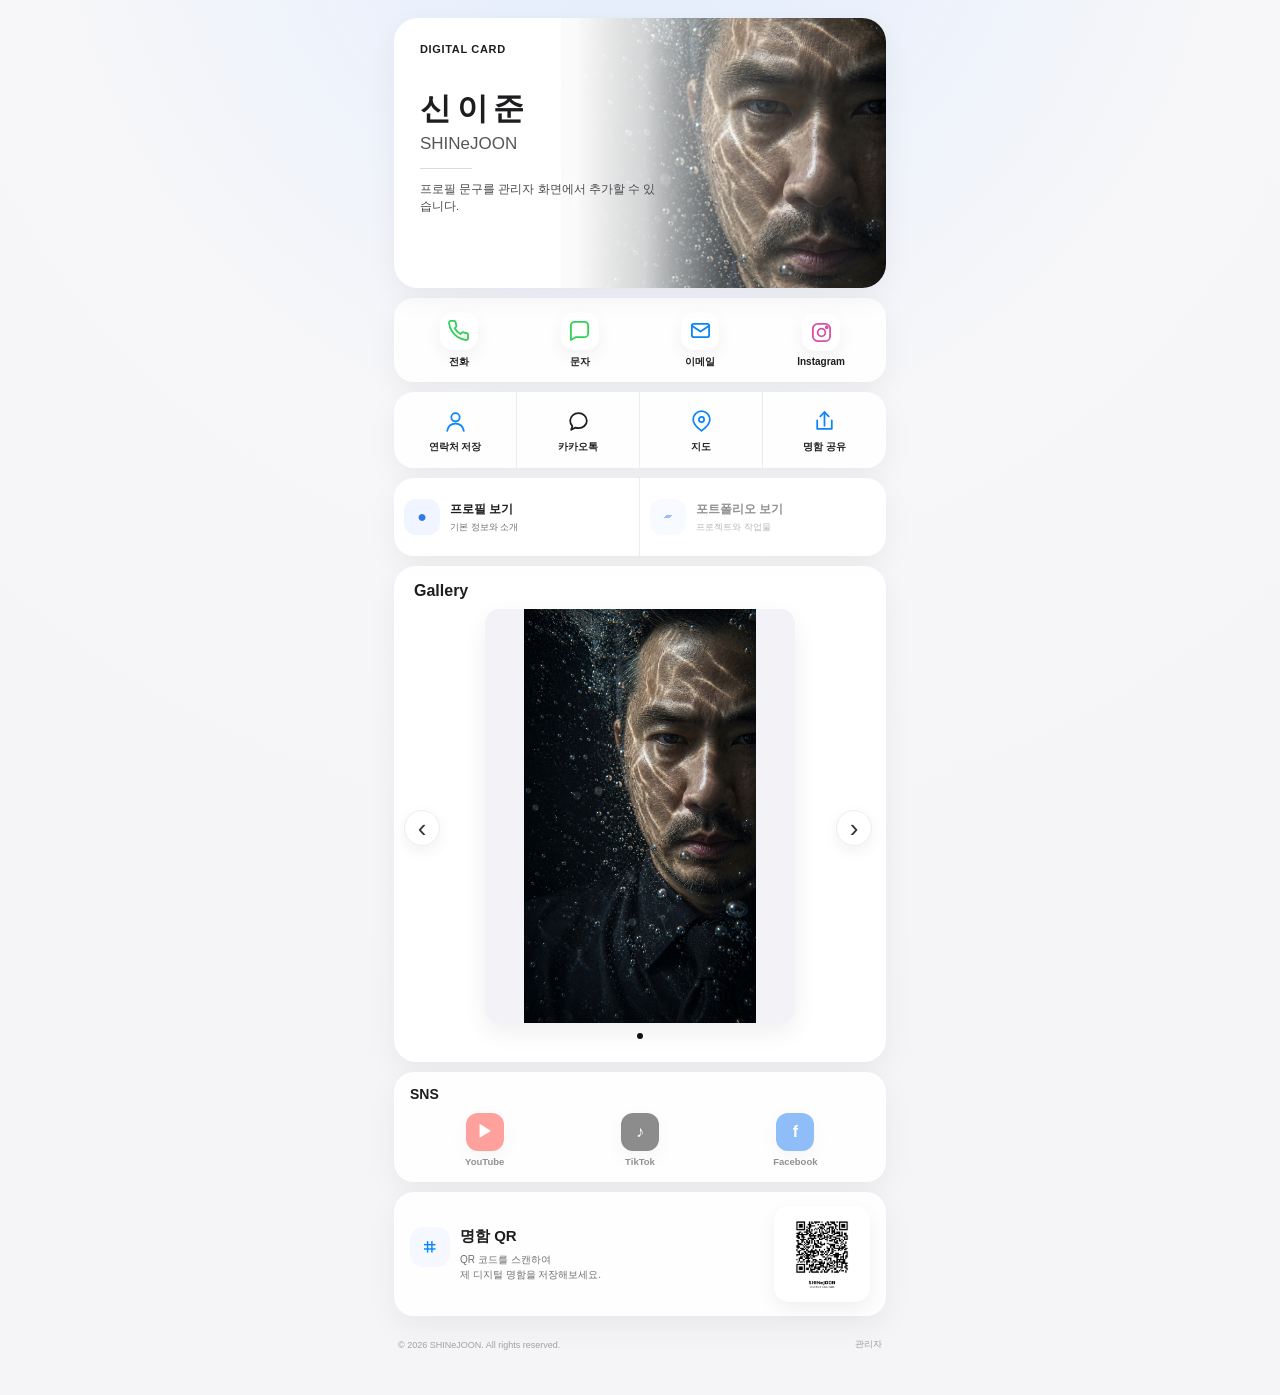
<file: index.html>
<!doctype html>
<html lang="ko">
<head>
  <meta charset="utf-8" />
  <meta name="viewport" content="width=device-width,initial-scale=1,viewport-fit=cover" />
  <meta name="theme-color" content="#f5f5f7" />

<meta name="apple-mobile-web-app-capable" content="yes" />
<meta name="apple-mobile-web-app-status-bar-style" content="default" />
<meta name="apple-mobile-web-app-title" content="JOON’s BC" />

<link rel="manifest" href="manifest.webmanifest" />
<link rel="apple-touch-icon" href="apple-touch-icon.PNG" />

<title>JOON’s BUSINESS CARD</title>
<link rel="stylesheet" href="style.css?v=5" />
</head>

<body>
  <main class="shell">

    <section class="hero-card" id="heroCard">
  <img
    id="profileImage"
    class="hero-image"
    src="profile.jpeg"
    alt="신이준 프로필 사진"
  />

  <video
    id="heroVideo"
    class="hero-video"
    muted
    playsinline
    loop
    preload="metadata"
  ></video>

  <div class="hero-wash" id="heroWash"></div>

  <div class="hero-copy" id="heroCopy">
    <p class="hero-label">DIGITAL CARD</p>
    <h1 id="displayName">신이준</h1>
    <p id="displaySubName" class="subname">SHINeJOON</p>
    <div class="hero-line"></div>
    <p id="displayBio" class="bio">
      프로필 문구를 관리자 화면에서 추가할 수 있습니다.
    </p>
  </div>
</section>

    <section class="quick-grid" aria-label="빠른 연락">
      <a class="quick" href="tel:01052227428">
        <span class="quick-icon">
          <svg viewBox="0 0 24 24" aria-hidden="true">
            <path d="M22 16.92v3a2 2 0 0 1-2.18 2 19.79 19.79 0 0 1-8.63-3.07 19.5 19.5 0 0 1-6-6 19.79 19.79 0 0 1-3.07-8.67A2 2 0 0 1 4.11 2h3a2 2 0 0 1 2 1.72c.12.9.33 1.78.62 2.63a2 2 0 0 1-.45 2.11L8 9.73a16 16 0 0 0 6 6l1.27-1.27a2 2 0 0 1 2.11-.45c.85.29 1.73.5 2.63.62A2 2 0 0 1 22 16.92z"/>
          </svg>
        </span>
        <b>전화</b>
      </a>

      <a class="quick" href="sms:01052227428">
        <span class="quick-icon">
          <svg viewBox="0 0 24 24" aria-hidden="true">
            <path d="M21 15a4 4 0 0 1-4 4H8l-5 3V7a4 4 0 0 1 4-4h10a4 4 0 0 1 4 4z"/>
          </svg>
        </span>
        <b>문자</b>
      </a>

      <a class="quick" href="mailto:samuraiscene@gmail.com">
        <span class="quick-icon">
          <svg viewBox="0 0 24 24" aria-hidden="true">
            <rect x="3" y="5" width="18" height="14" rx="2"/>
            <path d="M3 7l9 6 9-6"/>
          </svg>
        </span>
        <b>이메일</b>
      </a>

      <a
        class="quick"
        target="_blank"
        rel="noopener"
        href="https://www.instagram.com/shine_joon"
      >
        <span class="quick-icon instagram">
          <svg viewBox="0 0 24 24" aria-hidden="true">
            <rect x="3" y="3" width="18" height="18" rx="5"/>
            <circle cx="12" cy="12" r="4"/>
            <circle cx="17.5" cy="6.5" r="1"/>
          </svg>
        </span>
        <b>Instagram</b>
      </a>
    </section>

    <section class="utility-card">
      <a class="utility-item" href="shinejoon.vcf" download>
        <span class="utility-icon">
          <svg viewBox="0 0 24 24" aria-hidden="true">
            <circle cx="12" cy="8" r="4"/>
            <path d="M4 21c.8-4.4 3.5-7 8-7s7.2 2.6 8 7"/>
          </svg>
        </span>
        <b>연락처 저장</b>
      </a>

      <a
        class="utility-item"
        target="_blank"
        rel="noopener"
        href="https://open.kakao.com/o/s78rbMLi"
      >
        <span class="utility-icon kakao-icon">
          <svg viewBox="0 0 24 24" aria-hidden="true">
            <path d="M20 11.2c0 4-3.6 7.2-8 7.2-1 0-2-.2-2.9-.5L5 20l1.1-3.5C4.8 15.2 4 13.3 4 11.2 4 7.2 7.6 4 12 4s8 3.2 8 7.2z"/>
          </svg>
        </span>
        <b>카카오톡</b>
      </a>

      <a
        class="utility-item"
        target="_blank"
        rel="noopener"
        href="https://www.google.com/maps/search/?api=1&query=%EC%84%9C%EC%9A%B8%EC%8B%9C+%EC%84%B1%EB%B6%81%EA%B5%AC+%EC%84%B1%EB%B6%81%EB%A1%9C"
      >
        <span class="utility-icon">
          <svg viewBox="0 0 24 24" aria-hidden="true">
            <path d="M20 10c0 5-8 11-8 11S4 15 4 10a8 8 0 1 1 16 0z"/>
            <circle cx="12" cy="10" r="2.5"/>
          </svg>
        </span>
        <b>지도</b>
      </a>

      <button class="utility-item" id="shareBtn" type="button">
        <span class="utility-icon">
          <svg viewBox="0 0 24 24" aria-hidden="true">
            <path d="M12 16V3"/>
            <path d="M8 7l4-4 4 4"/>
            <path d="M5 11v8h14v-8"/>
          </svg>
        </span>
        <b>명함 공유</b>
      </button>
    </section>

    <section class="detail-switch-card">
      <button class="detail-switch profile-open-btn" id="profileOpenBtn" type="button">
        <span class="detail-switch-icon">●</span>
        <span>
          <b>프로필 보기</b>
          <small>기본 정보와 소개</small>
        </span>
      </button>

      <button
        class="detail-switch portfolio-open-btn disabled"
        data-label="포트폴리오"
        type="button"
      >
        <span class="detail-switch-icon">▰</span>
        <span>
          <b>포트폴리오 보기</b>
          <small>프로젝트와 작업물</small>
        </span>
      </button>
    </section>

    <section class="gallery-card">
      <div class="gallery-head">
        <h2>Gallery</h2>
      </div>

      <div class="gallery-slider">
        <button
          class="gallery-arrow gallery-prev"
          type="button"
          aria-label="이전 사진"
        >
          ‹
        </button>

        <div class="gallery-stage">
          <div class="gallery-frame">
            <img
              id="galleryImage"
              src="profile.jpeg"
              alt="갤러리 사진"
            />
          </div>

          <div class="gallery-dots">
            <span class="dot active"></span>
          </div>
        </div>

        <button
          class="gallery-arrow gallery-next"
          type="button"
          aria-label="다음 사진"
        >
          ›
        </button>
      </div>
    </section>

    <section class="sns-card">
      <h2>SNS</h2>

      <div class="sns-grid">
        <button
          class="sns-item disabled"
          data-label="YouTube"
          type="button"
        >
          <span class="sns-icon youtube">▶</span>
          <b>YouTube</b>
        </button>

        <button
          class="sns-item disabled"
          data-label="TikTok"
          type="button"
        >
          <span class="sns-icon tiktok">♪</span>
          <b>TikTok</b>
        </button>

        <button
          class="sns-item disabled"
          data-label="Facebook"
          type="button"
        >
          <span class="sns-icon facebook">f</span>
          <b>Facebook</b>
        </button>
      </div>
    </section>

    <section class="qr-card">
      <div class="qr-copy">
        <div class="qr-title">
          <span class="qr-scan">⌗</span>

          <div>
            <h2>명함 QR</h2>
            <p>
              QR 코드를 스캔하여<br>
              제 디지털 명함을 저장해보세요.
            </p>
          </div>
        </div>
      </div>

      <div id="qrBox" class="qr-placeholder">
        <img
          src="SHINeJOON_Digital_Card_QR_v2.png"
          alt="SHINeJOON 디지털 명함 QR 코드"
        />
      </div>
    </section>

    <footer>
      <p>© 2026 SHINeJOON. All rights reserved.</p>
      <a href="admin.html">관리자</a>
    </footer>

  </main>

  <div class="profile-modal" id="profileModal" aria-hidden="true">
    <div class="profile-modal-backdrop" id="profileModalBackdrop"></div>

    <div class="profile-modal-panel">
      <button
        class="profile-modal-close"
        id="profileCloseBtn"
        type="button"
        aria-label="프로필 닫기"
      >
        ×
      </button>

      <img
        class="profile-modal-image"
        src="profile.jpeg"
        alt="신이준 프로필 사진"
      />

      <div class="profile-modal-copy">
        <p class="profile-modal-label">PROFILE</p>
        <h2>신이준</h2>
        <p class="profile-modal-sub">SHINeJOON</p>
        <p class="profile-modal-bio" id="profileModalBio">
          프로필 상세 정보가 표시됩니다.
        </p>
      </div>
    </div>
  </div>

  <script src="app.js?v=2"></script>

  <script>
    const profileOpenBtn = document.getElementById('profileOpenBtn');
    const profileModal = document.getElementById('profileModal');
    const profileCloseBtn = document.getElementById('profileCloseBtn');
    const profileModalBackdrop = document.getElementById('profileModalBackdrop');
    const profileModalBio = document.getElementById('profileModalBio');

    function openProfileModal() {
      const currentBio = document.getElementById('displayBio')?.textContent?.trim();

      if (profileModalBio && currentBio) {
        profileModalBio.textContent = currentBio;
      }

      profileModal?.classList.add('show');
      profileModal?.setAttribute('aria-hidden', 'false');
      document.body.classList.add('modal-open');
    }

    function closeProfileModal() {
      profileModal?.classList.remove('show');
      profileModal?.setAttribute('aria-hidden', 'true');
      document.body.classList.remove('modal-open');
    }

    profileOpenBtn?.addEventListener('click', openProfileModal);
    profileCloseBtn?.addEventListener('click', closeProfileModal);
    profileModalBackdrop?.addEventListener('click', closeProfileModal);
 /* =========================
   HERO MODE LOAD
========================= */

(async function loadHeroMode() {

  const heroCard =
    document.getElementById('heroCard');

  const heroImage =
    document.getElementById('profileImage');

  const heroVideo =
    document.getElementById('heroVideo');


  if (
    !heroCard ||
    !heroImage ||
    !heroVideo
  ) {
    return;
  }


  const SUPABASE_URL =
    'https://rvhqsgrlrumjwnukapny.supabase.co';

  const SUPABASE_KEY =
    'sb_publishable_0qcdqSbgpRgYqSSlIwPpVA_wckk7bKY';


  try {

    const response =
      await fetch(
        `${SUPABASE_URL}/rest/v1/profile?select=hero_mode,hero_media_url&id=eq.1&limit=1`,
        {
          headers: {
            apikey:
              SUPABASE_KEY,

            Authorization:
              `Bearer ${SUPABASE_KEY}`
          }
        }
      );


    if (!response.ok) {
      throw new Error(
        `HTTP ${response.status}`
      );
    }


    const rows =
      await response.json();


    if (!rows.length) {
      return;
    }


    const hero =
      rows[0];


    if (
      hero.hero_mode === 'video' &&
      hero.hero_media_url
    ) {

      heroVideo.src =
        hero.hero_media_url;

      heroCard.classList.add(
        'video-mode'
      );


      try {
        await heroVideo.play();
      } catch (error) {
        console.log(
          'Hero video autoplay waiting',
          error
        );
      }

    } else if (
      hero.hero_mode === 'image' &&
      hero.hero_media_url
    ) {

      heroImage.src =
        hero.hero_media_url;

      heroCard.classList.remove(
        'video-mode'
      );

      heroVideo.pause();
      heroVideo.removeAttribute('src');

    }

  } catch (error) {

    console.error(
      'Hero mode load failed:',
      error
    );
  }

})();
  </script>
<script>
  if ('serviceWorker' in navigator) {
    window.addEventListener('load', () => {
      navigator.serviceWorker
        .register('./sw.js')
        .catch(error => {
          console.error('Service Worker registration failed:', error);
        });
    });
  }
</script>
  
</body>
</html>
</file>
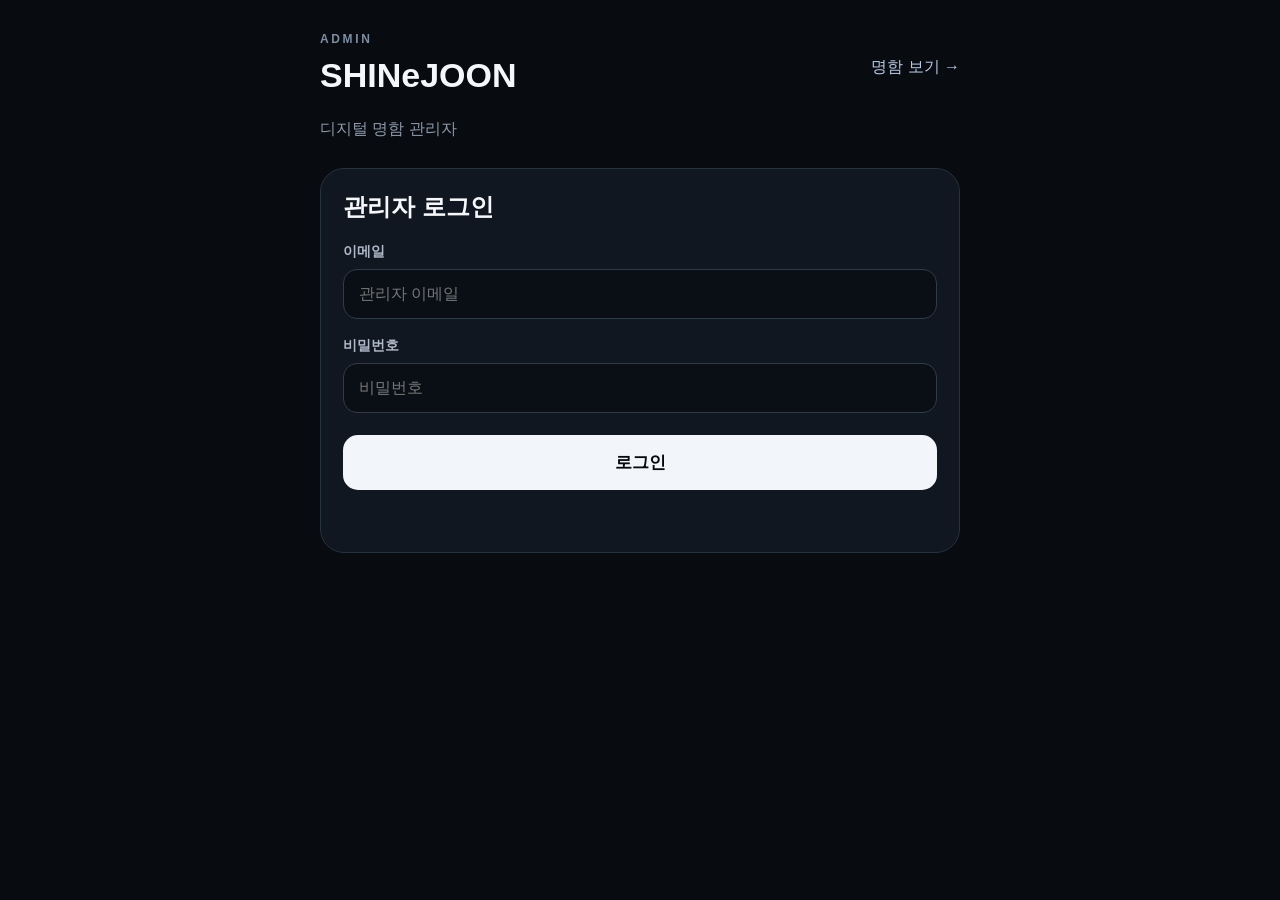
<file: admin.html>
<!DOCTYPE html>
<html lang="ko">
<head>
  <meta charset="UTF-8">
  <meta name="viewport" content="width=device-width, initial-scale=1.0">

  <title>SHINeJOON 관리자</title>

  <style>
    * {
      box-sizing: border-box;
    }

    body {
      margin: 0;
      background: #080b10;
      color: #f5f7fa;
      font-family:
        -apple-system,
        BlinkMacSystemFont,
        "Segoe UI",
        sans-serif;
    }

    .wrap {
      width: min(100%, 680px);
      margin: auto;
      padding: 32px 20px 60px;
    }

    .eyebrow {
      color: #7d8da3;
      letter-spacing: .22em;
      font-size: 12px;
      font-weight: 700;
    }

    h1 {
      margin: 10px 0 8px;
      font-size: 34px;
    }

    h2 {
      margin-top: 0;
    }

    .sub {
      color: #8d98a8;
      margin-bottom: 28px;
    }

    .card {
      background: #111720;
      border: 1px solid #273140;
      border-radius: 24px;
      padding: 22px;
      margin-bottom: 20px;
    }

    label {
      display: block;
      margin: 18px 0 8px;
      color: #aeb8c6;
      font-size: 14px;
      font-weight: 600;
    }

    input,
    textarea {
      width: 100%;
      border: 1px solid #303b4a;
      border-radius: 14px;
      background: #0a0f16;
      color: white;
      padding: 15px;
      font-size: 16px;
      outline: none;
    }

    textarea {
      min-height: 110px;
      resize: vertical;
    }

    input:focus,
    textarea:focus {
      border-color: #7fa7ff;
    }

    button {
      width: 100%;
      border: 0;
      border-radius: 15px;
      padding: 16px;
      margin-top: 22px;
      font-size: 17px;
      font-weight: 800;
      cursor: pointer;
    }

    .primary {
      background: #f2f5fa;
      color: #07090d;
    }

    .logout {
      background: #202734;
      color: white;
    }

    .status {
      min-height: 24px;
      margin-top: 16px;
      color: #9ca9bb;
      text-align: center;
    }

    .hidden {
      display: none;
    }

    .toprow {
      display: flex;
      align-items: center;
      justify-content: space-between;
      gap: 15px;
    }

    .toprow a {
      color: #b6c7e4;
      text-decoration: none;
      white-space: nowrap;
    }

    .gallery-admin {
      margin-top: 34px;
      padding-top: 28px;
      border-top: 1px solid #273140;
    }

    .gallery-title-row {
      display: flex;
      align-items: center;
      justify-content: space-between;
      gap: 12px;
      margin-top: 28px;
      margin-bottom: 14px;
    }

    .gallery-title-row h3 {
      margin: 0;
      font-size: 18px;
    }

    .gallery-count {
      color: #8d98a8;
      font-size: 13px;
      white-space: nowrap;
    }

    .gallery-list {
      display: grid;
      grid-template-columns: repeat(2, minmax(0, 1fr));
      gap: 12px;
    }

    .gallery-item {
      overflow: hidden;
      background: #0a0f16;
      border: 1px solid #303b4a;
      border-radius: 16px;
    }

    .gallery-thumb {
      width: 100%;
      aspect-ratio: 1 / 1;
      display: block;
      object-fit: cover;
      background: #05070a;
    }

    .gallery-item-info {
      padding: 10px;
    }

    .gallery-file-name {
      overflow: hidden;
      color: #9ca9bb;
      font-size: 11px;
      white-space: nowrap;
      text-overflow: ellipsis;
    }

    .delete-photo {
      margin-top: 10px;
      padding: 11px 10px;
      border: 1px solid #61343a;
      background: #29161a;
      color: #ffb3bb;
      font-size: 14px;
    }

    .gallery-empty {
      grid-column: 1 / -1;
      padding: 25px 10px;
      border: 1px dashed #303b4a;
      border-radius: 14px;
      color: #8d98a8;
      text-align: center;
    }

    @media (min-width: 520px) {
      .gallery-list {
        grid-template-columns: repeat(3, minmax(0, 1fr));
      }
    }
  </style>
</head>

<body>

<div class="wrap">

  <div class="toprow">
    <div>
      <div class="eyebrow">ADMIN</div>
      <h1>SHINeJOON</h1>
    </div>

    <a href="./">명함 보기 →</a>
  </div>

  <p class="sub">디지털 명함 관리자</p>


  <!-- 로그인 -->
  <section id="loginBox" class="card">

    <h2>관리자 로그인</h2>

    <label>이메일</label>

    <input
      id="loginEmail"
      type="email"
      autocomplete="username"
      placeholder="관리자 이메일"
    >

    <label>비밀번호</label>

    <input
      id="loginPassword"
      type="password"
      autocomplete="current-password"
      placeholder="비밀번호"
    >

    <button
      id="loginBtn"
      class="primary"
      type="button"
    >
      로그인
    </button>

    <div
      id="loginStatus"
      class="status"
    ></div>

  </section>


  <!-- 관리자 수정 화면 -->
  <section
    id="adminBox"
    class="card hidden"
  >

    <h2>명함 정보 수정</h2>

    <form id="adminForm">

      <label>이름</label>
      <input id="name" type="text">

      <label>한 줄 프로필</label>
      <input id="bio" type="text">

      <label>About Me</label>
      <textarea id="about"></textarea>

      <label>전화번호</label>
      <input id="phone" type="tel">

      <label>이메일</label>
      <input id="email" type="email">

      <label>Instagram</label>
      <input id="instagram" type="text">

      <label>주소</label>
      <input id="address" type="text">
<label>상단 Hero</label>

<select id="heroMode">
  <option value="image">사진</option>
  <option value="video">동영상</option>
</select>

<label for="heroUpload">
  상단 사진 / 동영상 선택
</label>

<input
  type="file"
  id="heroUpload"
  accept="image/*,video/mp4,video/quicktime"
>

<div
  id="heroAdminStatus"
  class="status"
></div>
      <button
        class="primary"
        type="submit"
      >
        저장하기
      </button>

    </form>


    <!-- Gallery 관리 -->
    <div class="gallery-admin">

      <h2>Gallery 사진 관리</h2>

      <label for="galleryUpload">
        사진 추가
      </label>

      <input
        type="file"
        id="galleryUpload"
        accept="image/*"
        multiple
      >

      <div
        id="galleryAdminStatus"
        class="status"
      ></div>


      <div class="gallery-title-row">

        <h3>현재 사진</h3>

        <span
          id="galleryCount"
          class="gallery-count"
        >
          0장
        </span>

      </div>


      <div
        id="galleryList"
        class="gallery-list"
      >
        <div class="gallery-empty">
          사진 목록을 불러오는 중...
        </div>
      </div>

    </div>


    <div
      id="saveStatus"
      class="status"
    ></div>


    <button
      id="logoutBtn"
      class="logout"
      type="button"
    >
      로그아웃
    </button>

  </section>

</div>


<script>

const SUPABASE_URL =
  'https://rvhqsgrlrumjwnukapny.supabase.co';

const SUPABASE_KEY =
  'sb_publishable_0qcdqSbgpRgYqSSlIwPpVA_wckk7bKY';


let accessToken = null;


const loginBox =
  document.getElementById('loginBox');

const adminBox =
  document.getElementById('adminBox');

const loginStatus =
  document.getElementById('loginStatus');

const saveStatus =
  document.getElementById('saveStatus');

const galleryUpload =
  document.getElementById('galleryUpload');

const galleryAdminStatus =
  document.getElementById('galleryAdminStatus');

const galleryList =
  document.getElementById('galleryList');

const galleryCount =
  document.getElementById('galleryCount');


document
  .getElementById('loginBtn')
  .addEventListener(
    'click',
    login
  );


document
  .getElementById('logoutBtn')
  .addEventListener(
    'click',
    logout
  );


document
  .getElementById('adminForm')
  .addEventListener(
    'submit',
    saveProfile
  );


galleryUpload.addEventListener(
  'change',
  uploadGalleryImages
);


/* =========================
   로그인
========================= */

async function login() {

  const email =
    document
      .getElementById('loginEmail')
      .value
      .trim();

  const password =
    document
      .getElementById('loginPassword')
      .value;


  if (!email || !password) {

    loginStatus.textContent =
      '이메일과 비밀번호를 입력하세요.';

    return;
  }


  loginStatus.textContent =
    '로그인 확인 중...';


  try {

    const response =
      await fetch(
        `${SUPABASE_URL}/auth/v1/token?grant_type=password`,
        {
          method: 'POST',

          headers: {
            apikey: SUPABASE_KEY,
            'Content-Type':
              'application/json'
          },

          body: JSON.stringify({
            email,
            password
          })
        }
      );


    const result =
      await response.json();


    if (!response.ok) {

      throw new Error(
        result.error_description ||
        result.msg ||
        '로그인 실패'
      );
    }


    accessToken =
      result.access_token;


    sessionStorage.setItem(
      'adminToken',
      accessToken
    );


    loginBox.classList.add(
      'hidden'
    );

    adminBox.classList.remove(
      'hidden'
    );


    loginStatus.textContent = '';


    await loadProfile();

    await loadGalleryAdmin();


  } catch (error) {

    loginStatus.textContent =
      '로그인 실패: 이메일 또는 비밀번호를 확인하세요.';

    console.error(error);
  }
}


/* =========================
   명함 정보 불러오기
========================= */

async function loadProfile() {

  saveStatus.textContent =
    '명함 정보를 불러오는 중...';


  try {

    const response =
      await fetch(
        `${SUPABASE_URL}/rest/v1/profile?select=*&order=id.asc&limit=1`,
        {
          headers: {
            apikey: SUPABASE_KEY,
            Authorization:
              `Bearer ${accessToken}`
          }
        }
      );


    if (!response.ok) {

      throw new Error(
        `HTTP ${response.status}`
      );
    }


    const rows =
      await response.json();


    if (!rows.length) {

      throw new Error(
        '명함 데이터가 없습니다.'
      );
    }


    const p = rows[0];


    document
      .getElementById('name')
      .value =
        p.name || '';


    document
      .getElementById('bio')
      .value =
        p.bio || '';


    document
      .getElementById('about')
      .value =
        p.about || '';


    document
      .getElementById('phone')
      .value =
        p.phone || '';


    document
      .getElementById('email')
      .value =
        p.email || '';


    document
      .getElementById('instagram')
      .value =
        p.instagram || '';


    document
      .getElementById('address')
      .value =
        p.address || '';


    saveStatus.textContent =
      '현재 명함 정보를 불러왔습니다.';


  } catch (error) {

    saveStatus.textContent =
      '명함 정보를 불러오지 못했습니다.';

    console.error(error);
  }
}


/* =========================
   명함 정보 저장
========================= */

async function saveProfile(event) {

  event.preventDefault();


  if (!accessToken) {

    saveStatus.textContent =
      '다시 로그인해주세요.';

    return;
  }


  const data = {

    name:
      document
        .getElementById('name')
        .value
        .trim(),

    bio:
      document
        .getElementById('bio')
        .value
        .trim(),

    about:
      document
        .getElementById('about')
        .value
        .trim(),

    phone:
      document
        .getElementById('phone')
        .value
        .trim(),

    email:
      document
        .getElementById('email')
        .value
        .trim(),

    instagram:
      document
        .getElementById('instagram')
        .value
        .trim(),

    address:
      document
        .getElementById('address')
        .value
        .trim()
  };


  saveStatus.textContent =
    '저장 중...';


  try {

    const response =
      await fetch(
        `${SUPABASE_URL}/rest/v1/profile?id=eq.1`,
        {
          method: 'PATCH',

          headers: {
            apikey:
              SUPABASE_KEY,

            Authorization:
              `Bearer ${accessToken}`,

            'Content-Type':
              'application/json',

            Prefer:
              'return=representation'
          },

          body:
            JSON.stringify(data)
        }
      );


    if (!response.ok) {

      const errorText =
        await response.text();

      throw new Error(errorText);
    }


    saveStatus.textContent =
      '✅ 저장되었습니다.';


  } catch (error) {

    saveStatus.textContent =
      '저장에 실패했습니다.';

    console.error(error);
  }
}


/* =========================
   Gallery 목록 불러오기
========================= */

async function loadGalleryAdmin() {

  if (!accessToken) {
    return;
  }


  galleryList.innerHTML =
    '<div class="gallery-empty">사진 목록을 불러오는 중...</div>';


  try {

    const response =
      await fetch(
        `${SUPABASE_URL}/rest/v1/gallery_images?select=id,image_url,storage_path,sort_order&order=sort_order.desc`,
        {
          headers: {
            apikey:
              SUPABASE_KEY,

            Authorization:
              `Bearer ${accessToken}`
          }
        }
      );


    if (!response.ok) {

      const errorText =
        await response.text();

      throw new Error(errorText);
    }


    const rows =
      await response.json();


    galleryCount.textContent =
      `${rows.length}장`;


    if (!rows.length) {

      galleryList.innerHTML =
        '<div class="gallery-empty">등록된 사진이 없습니다.</div>';

      return;
    }


    galleryList.innerHTML = '';


    rows.forEach(row => {

      const item =
        document.createElement('div');

      item.className =
        'gallery-item';


      const image =
        document.createElement('img');

      image.className =
        'gallery-thumb';

      image.src =
        row.image_url;

      image.alt =
        'Gallery 사진';

      image.loading =
        'lazy';


      const info =
        document.createElement('div');

      info.className =
        'gallery-item-info';


      const fileName =
        document.createElement('div');

      fileName.className =
        'gallery-file-name';

      fileName.textContent =
        row.storage_path ||
        'Gallery image';


      const deleteButton =
        document.createElement('button');

      deleteButton.type =
        'button';

      deleteButton.className =
        'delete-photo';

      deleteButton.textContent =
        '🗑 사진 삭제';


      deleteButton.addEventListener(
        'click',
        () => {
          deleteGalleryImage(
            row.storage_path,
            row.id
          );
        }
      );


      info.appendChild(
        fileName
      );

      info.appendChild(
        deleteButton
      );

      item.appendChild(
        image
      );

      item.appendChild(
        info
      );

      galleryList.appendChild(
        item
      );
    });


  } catch (error) {

    console.error(error);

    galleryCount.textContent =
      '오류';

    galleryList.innerHTML =
      '<div class="gallery-empty">사진 목록을 불러오지 못했습니다.</div>';
  }
}


/* =========================
   Gallery 사진 업로드
========================= */

async function uploadGalleryImages(event) {

  const files =
    Array.from(
      event.target.files || []
    );


  if (!files.length) {
    return;
  }


  if (!accessToken) {

    galleryAdminStatus.textContent =
      '다시 로그인해주세요.';

    return;
  }


  galleryAdminStatus.textContent =
    '사진 업로드 중...';


  try {

    for (const file of files) {


      if (
        !file.type.startsWith(
          'image/'
        )
      ) {
        continue;
      }


      if (
        file.size >
        10 * 1024 * 1024
      ) {

        throw new Error(
          '10MB를 초과한 사진이 있습니다.'
        );
      }


      const safeName =
        file.name.replace(
          /[^a-zA-Z0-9._-]/g,
          '_'
        );


      const storagePath =
        `${Date.now()}_${Math.random()
          .toString(36)
          .slice(2)}_${safeName}`;


      const uploadResponse =
        await fetch(
          `${SUPABASE_URL}/storage/v1/object/gallery/${storagePath}`,
          {
            method: 'POST',

            headers: {

              apikey:
                SUPABASE_KEY,

              Authorization:
                `Bearer ${accessToken}`,

              'Content-Type':
                file.type
            },

            body:
              file
          }
        );


      if (!uploadResponse.ok) {

        const errorText =
          await uploadResponse.text();

        throw new Error(
          errorText
        );
      }


      const imageUrl =
        `${SUPABASE_URL}/storage/v1/object/public/gallery/${storagePath}`;


      const orderResponse =
        await fetch(
          `${SUPABASE_URL}/rest/v1/gallery_images?select=sort_order&order=sort_order.desc&limit=1`,
          {
            headers: {

              apikey:
                SUPABASE_KEY,

              Authorization:
                `Bearer ${accessToken}`
            }
          }
        );


      if (!orderResponse.ok) {

        throw new Error(
          '사진 순서를 불러오지 못했습니다.'
        );
      }


      const orderRows =
        await orderResponse.json();


      const nextOrder =
        orderRows.length
          ? Number(
              orderRows[0].sort_order
            ) + 1
          : 0;


      const insertResponse =
        await fetch(
          `${SUPABASE_URL}/rest/v1/gallery_images`,
          {
            method: 'POST',

            headers: {

              apikey:
                SUPABASE_KEY,

              Authorization:
                `Bearer ${accessToken}`,

              'Content-Type':
                'application/json',

              Prefer:
                'return=representation'
            },

            body:
              JSON.stringify({
                image_url:
                  imageUrl,

                storage_path:
                  storagePath,

                sort_order:
                  nextOrder
              })
          }
        );


      if (!insertResponse.ok) {

        const errorText =
          await insertResponse.text();

        throw new Error(
          errorText
        );
      }
    }


    galleryAdminStatus.textContent =
      '✅ 사진 업로드가 완료되었습니다.';


    galleryUpload.value = '';


    await loadGalleryAdmin();


  } catch (error) {

    galleryAdminStatus.textContent =
      '사진 업로드에 실패했습니다.';

    console.error(error);
  }
}


/* =========================
   Gallery 사진 삭제
========================= */

async function deleteGalleryImage(
  storagePath,
  rowId
) {

  if (!accessToken) {

    galleryAdminStatus.textContent =
      '다시 로그인해주세요.';

    return;
  }


  const ok =
    confirm(
      '이 사진을 삭제할까요?'
    );


  if (!ok) {
    return;
  }


  galleryAdminStatus.textContent =
    '사진 삭제 중...';


  try {

    const storageResponse =
      await fetch(
        `${SUPABASE_URL}/storage/v1/object/gallery/${encodeURIComponent(storagePath)}`,
        {
          method: 'DELETE',

          headers: {

            apikey:
              SUPABASE_KEY,

            Authorization:
              `Bearer ${accessToken}`
          }
        }
      );


    if (!storageResponse.ok) {

      const errorText =
        await storageResponse.text();

      throw new Error(
        errorText
      );
    }


    const dbResponse =
      await fetch(
        `${SUPABASE_URL}/rest/v1/gallery_images?id=eq.${encodeURIComponent(rowId)}`,
        {
          method: 'DELETE',

          headers: {

            apikey:
              SUPABASE_KEY,

            Authorization:
              `Bearer ${accessToken}`,

            Prefer:
              'return=minimal'
          }
        }
      );


    if (!dbResponse.ok) {

      const errorText =
        await dbResponse.text();

      throw new Error(
        errorText
      );
    }


    galleryAdminStatus.textContent =
      '✅ 사진이 삭제되었습니다.';


    await loadGalleryAdmin();


  } catch (error) {

    console.error(error);

    galleryAdminStatus.textContent =
      '사진 삭제에 실패했습니다.';
  }
}


/* =========================
   로그아웃
========================= */

function logout() {

  accessToken = null;


  sessionStorage.removeItem(
    'adminToken'
  );


  adminBox.classList.add(
    'hidden'
  );


  loginBox.classList.remove(
    'hidden'
  );


  document
    .getElementById(
      'loginPassword'
    )
    .value = '';


  galleryList.innerHTML =
    '<div class="gallery-empty">로그인 후 사진 목록을 확인할 수 있습니다.</div>';


  galleryCount.textContent =
    '0장';


  loginStatus.textContent =
    '로그아웃되었습니다.';
}
/* =========================
   HERO 사진 / 동영상 관리
========================= */

const heroMode =
  document.getElementById('heroMode');

const heroUpload =
  document.getElementById('heroUpload');

const heroAdminStatus =
  document.getElementById('heroAdminStatus');


heroUpload.addEventListener(
  'change',
  uploadHeroMedia
);


async function uploadHeroMedia(event) {

  const file =
    event.target.files?.[0];

  if (!file) {
    return;
  }


  if (!accessToken) {

    heroAdminStatus.textContent =
      '다시 로그인해주세요.';

    return;
  }


  const mode =
    heroMode.value;


  const isImage =
    file.type.startsWith('image/');

  const isVideo =
    file.type.startsWith('video/');


  if (
    mode === 'image' &&
    !isImage
  ) {

    heroAdminStatus.textContent =
      '사진 모드에서는 사진 파일을 선택해주세요.';

    heroUpload.value = '';

    return;
  }


  if (
    mode === 'video' &&
    !isVideo
  ) {

    heroAdminStatus.textContent =
      '동영상 모드에서는 동영상 파일을 선택해주세요.';

    heroUpload.value = '';

    return;
  }


  if (
    isImage &&
    file.size > 10 * 1024 * 1024
  ) {

    heroAdminStatus.textContent =
      '사진은 10MB 이하로 선택해주세요.';

    heroUpload.value = '';

    return;
  }


  if (
    isVideo &&
    file.size > 50 * 1024 * 1024
  ) {

    heroAdminStatus.textContent =
      '동영상은 50MB 이하로 선택해주세요.';

    heroUpload.value = '';

    return;
  }


  heroAdminStatus.textContent =
    '상단 미디어 업로드 중...';


  try {

    const extension =
      file.name
        .split('.')
        .pop()
        .toLowerCase();


    const storagePath =
      mode === 'video'
        ? `hero-video.${extension}`
        : `hero-image.${extension}`;


    const uploadResponse =
      await fetch(
        `${SUPABASE_URL}/storage/v1/object/hero/${storagePath}`,
        {
          method: 'POST',

          headers: {

            apikey:
              SUPABASE_KEY,

            Authorization:
              `Bearer ${accessToken}`,

            'Content-Type':
              file.type,

            'x-upsert':
              'true'
          },

          body:
            file
        }
      );


    if (!uploadResponse.ok) {

      const errorText =
        await uploadResponse.text();

      throw new Error(
        errorText
      );
    }


    const mediaUrl =
      `${SUPABASE_URL}/storage/v1/object/public/hero/${storagePath}?v=${Date.now()}`;


    const saveHeroResponse =
  await fetch(
    `${SUPABASE_URL}/rest/v1/profile?id=eq.1`,
    {
      method: 'PATCH',

      headers: {
        apikey: SUPABASE_KEY,
        Authorization:
          `Bearer ${accessToken}`,
        'Content-Type':
          'application/json',
        Prefer:
          'return=minimal'
      },

      body: JSON.stringify({
        hero_mode: mode,
        hero_media_url: mediaUrl
      })
    }
  );


if (!saveHeroResponse.ok) {
  throw new Error(
    'Hero 설정 저장 실패'
  );
}


    heroAdminStatus.textContent =
      mode === 'video'
        ? '✅ 상단 동영상이 등록되었습니다.'
        : '✅ 상단 사진이 등록되었습니다.';


    heroUpload.value = '';


  } catch (error) {

    console.error(error);

    heroAdminStatus.textContent =
      '상단 미디어 업로드에 실패했습니다.';
  }
}
</script>

</body>
</html>
</file>
<file: style.css>
*{
  box-sizing:border-box;
}

:root{
  --bg:#f5f5f7;
  --card:#ffffff;
  --text:#1d1d1f;
  --sub:#6e6e73;
  --line:#ececf0;
  --blue:#0a84ff;
  --shadow:0 10px 30px rgba(0,0,0,.055);
}

html{
  background:var(--bg);
}

body{
  margin:0;
  color:var(--text);
  background:
    radial-gradient(
      circle at 50% -10%,
      rgba(223,235,255,.9) 0,
      rgba(247,247,249,.98) 36%,
      var(--bg) 70%
    );
  font-family:
    -apple-system,
    BlinkMacSystemFont,
    "SF Pro Display",
    "Apple SD Gothic Neo",
    "Noto Sans KR",
    sans-serif;
  -webkit-font-smoothing:antialiased;
}

body.modal-open{
  overflow:hidden;
}

button,
a{
  font:inherit;
}

button{
  cursor:pointer;
}

.shell{
  width:min(100%,520px);
  margin:0 auto;
  padding:18px 14px 44px;
}


/* =========================
   HERO
========================= */

.hero-card{
  position:relative;
  height:270px;
  overflow:hidden;
  border-radius:24px;
  background:#eef3f8;
  box-shadow:var(--shadow);
}

.hero-image{
  position:absolute;
  inset:0 0 0 auto;
  width:66%;
  height:100%;
  object-fit:cover;
  object-position:center 30%;
}

.hero-wash{
  position:absolute;
  inset:0;
  background:
    linear-gradient(
      90deg,
      rgba(255,255,255,.99) 0%,
      rgba(255,255,255,.98) 37%,
      rgba(255,255,255,.82) 51%,
      rgba(255,255,255,.18) 70%,
      rgba(255,255,255,0) 100%
    );
}

.hero-copy{
  position:absolute;
  left:26px;
  top:25px;
  width:49%;
  z-index:2;
}

.hero-label{
  margin:0 0 38px;
  font-size:11px;
  letter-spacing:.06em;
  font-weight:650;
}

.hero-copy h1{
  margin:0;
  font-size:31px;
  line-height:1.05;
  letter-spacing:.18em;
  font-weight:760;
}

.subname{
  margin:8px 0 0;
  font-size:17px;
  color:#55565b;
}

.hero-line{
  width:52px;
  height:1px;
  margin:14px 0 12px;
  background:#d9d9de;
}

.bio{
  margin:0;
  font-size:11.5px;
  line-height:1.55;
  color:#4a4a4f;
}


/* =========================
   QUICK CONTACT
========================= */

.quick-grid{
  display:grid;
  grid-template-columns:repeat(4,1fr);
  gap:5px;
  margin:10px 0;
  padding:8px 7px;
  border-radius:20px;
  background:rgba(255,255,255,.92);
  box-shadow:var(--shadow);
}

.quick{
  min-height:68px;
  color:var(--text);
  text-decoration:none;
  display:flex;
  flex-direction:column;
  align-items:center;
  justify-content:center;
  gap:5px;
}

.quick-icon{
  width:38px;
  height:38px;
  border-radius:13px;
  display:grid;
  place-items:center;
  background:#fff;
  box-shadow:0 6px 18px rgba(0,0,0,.055);
}

.quick-icon svg{
  width:23px;
  height:23px;
  fill:none;
  stroke:currentColor;
  stroke-width:1.9;
  stroke-linecap:round;
  stroke-linejoin:round;
}

.quick:nth-child(1) .quick-icon,
.quick:nth-child(2) .quick-icon{
  color:#30d158;
}

.quick:nth-child(3) .quick-icon{
  color:#0a84ff;
}

.quick:nth-child(4) .quick-icon{
  color:#d94fa8;
}

.quick b{
  font-size:10px;
  font-weight:620;
}


/* =========================
   UTILITY
========================= */

.utility-card{
  display:grid;
  grid-template-columns:repeat(4,1fr);
  overflow:hidden;
  margin:10px 0;
  border-radius:20px;
  background:rgba(255,255,255,.94);
  box-shadow:var(--shadow);
}

.utility-item{
  min-height:76px;
  padding:8px 3px;
  border:0;
  border-right:1px solid var(--line);
  color:var(--text);
  background:transparent;
  text-decoration:none;
  display:flex;
  flex-direction:column;
  align-items:center;
  justify-content:center;
  gap:5px;
}

.utility-item:last-child{
  border-right:0;
}

.utility-icon{
  width:29px;
  height:29px;
  display:grid;
  place-items:center;
  color:#0a84ff;
}

.utility-icon svg{
  width:25px;
  height:25px;
  fill:none;
  stroke:currentColor;
  stroke-width:1.7;
  stroke-linecap:round;
  stroke-linejoin:round;
}

.kakao-icon{
  color:#1d1d1f;
}

.utility-item b{
  font-size:9.5px;
  white-space:nowrap;
}


/* =========================
   PROFILE + PORTFOLIO
========================= */

.detail-switch-card{
  display:grid;
  grid-template-columns:1fr 1fr;
  overflow:hidden;
  margin:10px 0;
  border-radius:20px;
  background:#fff;
  box-shadow:var(--shadow);
}

.detail-switch{
  min-height:78px;
  padding:12px 10px;
  border:0;
  color:var(--text);
  background:transparent;
  display:grid;
  grid-template-columns:38px 1fr;
  gap:8px;
  align-items:center;
  text-align:left;
}

.detail-switch:first-child{
  border-right:1px solid var(--line);
}

.detail-switch-icon{
  width:36px;
  height:36px;
  border-radius:12px;
  display:grid;
  place-items:center;
  color:#3578e5;
  background:#f0f5ff;
  font-size:16px;
}

.detail-switch > span:last-child{
  min-width:0;
  display:flex;
  flex-direction:column;
  gap:3px;
}

.detail-switch b{
  font-size:12px;
  font-weight:680;
  white-space:nowrap;
}

.detail-switch small{
  font-size:9px;
  color:var(--sub);
  white-space:nowrap;
}

.portfolio-open-btn.disabled{
  opacity:.48;
}


/* =========================
   GALLERY
========================= */

.gallery-card{
  margin:10px 0;
  padding:16px 10px 14px;
  border-radius:22px;
  background:rgba(255,255,255,.96);
  box-shadow:var(--shadow);
}

.gallery-head{
  display:flex;
  justify-content:space-between;
  align-items:center;
  margin:0 10px 8px;
}

.gallery-head h2{
  margin:0;
  font-size:16px;
  font-weight:700;
}

.gallery-slider{
  display:grid;
  grid-template-columns:40px minmax(0,1fr) 40px;
  align-items:center;
  gap:4px;
  min-height:440px;
}

.gallery-stage{
  min-width:0;
  display:flex;
  flex-direction:column;
  align-items:center;
  justify-content:center;
}

.gallery-frame{
  width:min(100%,310px);
  aspect-ratio:3/4;
  overflow:hidden;
  border-radius:15px;
  background:#f2f2f7;
  touch-action:pan-y;
  box-shadow:0 9px 24px rgba(0,0,0,.065);
}

.gallery-frame img{
  width:100%;
  height:100%;
  display:block;
  object-fit:contain;
  background:#f2f2f7;
}

.gallery-arrow{
  width:36px;
  height:36px;
  padding:0;
  border:1px solid #ededf1;
  border-radius:50%;
  color:#343439;
  background:#fff;
  display:grid;
  place-items:center;
  font-size:26px;
  line-height:1;
  box-shadow:0 5px 16px rgba(0,0,0,.06);
}

.gallery-dots{
  min-height:14px;
  margin-top:10px;
  display:flex;
  flex-wrap:wrap;
  justify-content:center;
  gap:6px;
}

.gallery-dots .dot{
  width:6px;
  height:6px;
  border-radius:50%;
  background:#dedee3;
}

.gallery-dots .dot.active{
  background:#111;
}


/* =========================
   SNS
========================= */

.sns-card{
  margin:10px 0;
  padding:14px 16px;
  border-radius:20px;
  background:rgba(255,255,255,.94);
  box-shadow:var(--shadow);
}

.sns-card h2{
  margin:0 0 10px;
  font-size:14px;
}

.sns-grid{
  display:grid;
  grid-template-columns:repeat(3,1fr);
  gap:6px;
}

.sns-item{
  border:0;
  background:transparent;
  color:var(--text);
  display:flex;
  flex-direction:column;
  align-items:center;
  gap:5px;
}

.sns-icon{
  width:38px;
  height:38px;
  border-radius:12px;
  display:grid;
  place-items:center;
  color:#fff;
  font-weight:800;
  box-shadow:0 6px 16px rgba(0,0,0,.07);
}

.youtube{
  background:#ff3b30;
}

.tiktok{
  background:#111;
}

.facebook{
  background:#1877f2;
}

.sns-item b{
  font-size:9.5px;
}

.disabled{
  opacity:.48;
}


/* =========================
   QR
========================= */

.qr-card{
  margin:10px 0;
  padding:14px 16px;
  min-height:116px;
  border-radius:20px;
  background:rgba(255,255,255,.94);
  box-shadow:var(--shadow);
  display:grid;
  grid-template-columns:1fr 96px;
  align-items:center;
  gap:12px;
}

.qr-title{
  display:flex;
  align-items:flex-start;
  gap:10px;
}

.qr-scan{
  width:40px;
  height:40px;
  flex:0 0 40px;
  border-radius:13px;
  display:grid;
  place-items:center;
  background:#f5f9ff;
  color:#0a84ff;
  font-size:23px;
}

.qr-title h2{
  margin:0 0 6px;
  font-size:15px;
}

.qr-title p{
  margin:0;
  color:var(--sub);
  font-size:10px;
  line-height:1.5;
}

.qr-placeholder{
  width:96px;
  height:96px;
  padding:7px;
  border-radius:15px;
  background:#fff;
  box-shadow:0 7px 20px rgba(0,0,0,.06);
}

.qr-placeholder img{
  width:100%;
  height:100%;
  display:block;
  object-fit:contain;
}


/* =========================
   PROFILE MODAL
========================= */

.profile-modal{
  position:fixed;
  inset:0;
  z-index:1000;
  display:none;
  align-items:flex-end;
  justify-content:center;
}

.profile-modal.show{
  display:flex;
}

.profile-modal-backdrop{
  position:absolute;
  inset:0;
  background:rgba(0,0,0,.38);
  -webkit-backdrop-filter:blur(5px);
  backdrop-filter:blur(5px);
}

.profile-modal-panel{
  position:relative;
  z-index:2;
  width:min(calc(100% - 24px),480px);
  max-height:82vh;
  margin-bottom:
    max(12px,env(safe-area-inset-bottom));
  overflow:auto;
  border-radius:26px;
  background:#fff;
  box-shadow:0 24px 70px rgba(0,0,0,.25);
}

.profile-modal-close{
  position:absolute;
  top:12px;
  right:12px;
  z-index:3;
  width:34px;
  height:34px;
  padding:0;
  border:0;
  border-radius:50%;
  color:#333;
  background:rgba(245,245,247,.94);
  display:grid;
  place-items:center;
  font-size:25px;
  line-height:1;
}

.profile-modal-image{
  width:100%;
  height:270px;
  display:block;
  object-fit:cover;
  object-position:center 25%;
  background:#eee;
}

.profile-modal-copy{
  padding:20px 20px 24px;
}

.profile-modal-label{
  margin:0 0 10px;
  color:#7a7a80;
  font-size:10px;
  letter-spacing:.12em;
  font-weight:700;
}

.profile-modal-copy h2{
  margin:0;
  font-size:28px;
}

.profile-modal-sub{
  margin:5px 0 16px;
  color:#55565b;
  font-size:16px;
}

.profile-modal-bio{
  margin:0;
  color:#4b4b50;
  font-size:13px;
  line-height:1.7;
}


/* =========================
   FOOTER
========================= */

footer{
  padding:12px 4px 0;
  display:flex;
  justify-content:space-between;
  align-items:center;
  font-size:9px;
  color:#a0a0a5;
}

footer p{
  margin:0;
}

footer a{
  color:#9a9aa0;
  text-decoration:none;
}


/* =========================
   TOAST
========================= */

.toast{
  position:fixed;
  left:50%;
  bottom:28px;
  transform:translateX(-50%);
  max-width:calc(100% - 32px);
  padding:10px 15px;
  border-radius:999px;
  background:rgba(30,30,32,.92);
  color:#fff;
  font-size:12px;
  z-index:1200;
}


/* =========================
   SMALL IPHONE
========================= */

@media(max-width:380px){

  .shell{
    padding-left:10px;
    padding-right:10px;
  }

  .hero-card{
    height:255px;
  }

  .hero-copy{
    left:20px;
    top:22px;
  }

  .hero-copy h1{
    font-size:27px;
  }

  .hero-label{
    margin-bottom:34px;
  }

  .quick-grid{
    gap:3px;
    padding-left:5px;
    padding-right:5px;
  }

  .quick-icon{
    width:36px;
    height:36px;
  }

  .quick b{
    font-size:9.5px;
  }

  .utility-item b{
    font-size:9px;
  }

  .detail-switch{
    padding-left:7px;
    padding-right:7px;
    grid-template-columns:34px 1fr;
  }

  .detail-switch-icon{
    width:32px;
    height:32px;
  }

  .detail-switch b{
    font-size:11px;
  }

  .detail-switch small{
    font-size:8px;
  }

  .gallery-slider{
    grid-template-columns:34px minmax(0,1fr) 34px;
    gap:2px;
  }

  .gallery-frame{
    width:min(100%,285px);
  }

  .gallery-arrow{
    width:32px;
    height:32px;
    font-size:23px;
  }

  .qr-card{
    grid-template-columns:1fr 90px;
  }

  .qr-placeholder{
    width:90px;
    height:90px;
  }
}
/* =========================
   HERO VIDEO MODE
========================= */

.hero-video{
  position:absolute;
  inset:0;
  width:100%;
  height:100%;
  display:none;
  object-fit:cover;
  object-position:center;
  background:#000;
  z-index:1;
}

.hero-card.video-mode .hero-video{
  display:block;
}

.hero-card.video-mode .hero-image,
.hero-card.video-mode .hero-wash,
.hero-card.video-mode .hero-copy{
  display:none;
}
</file>
